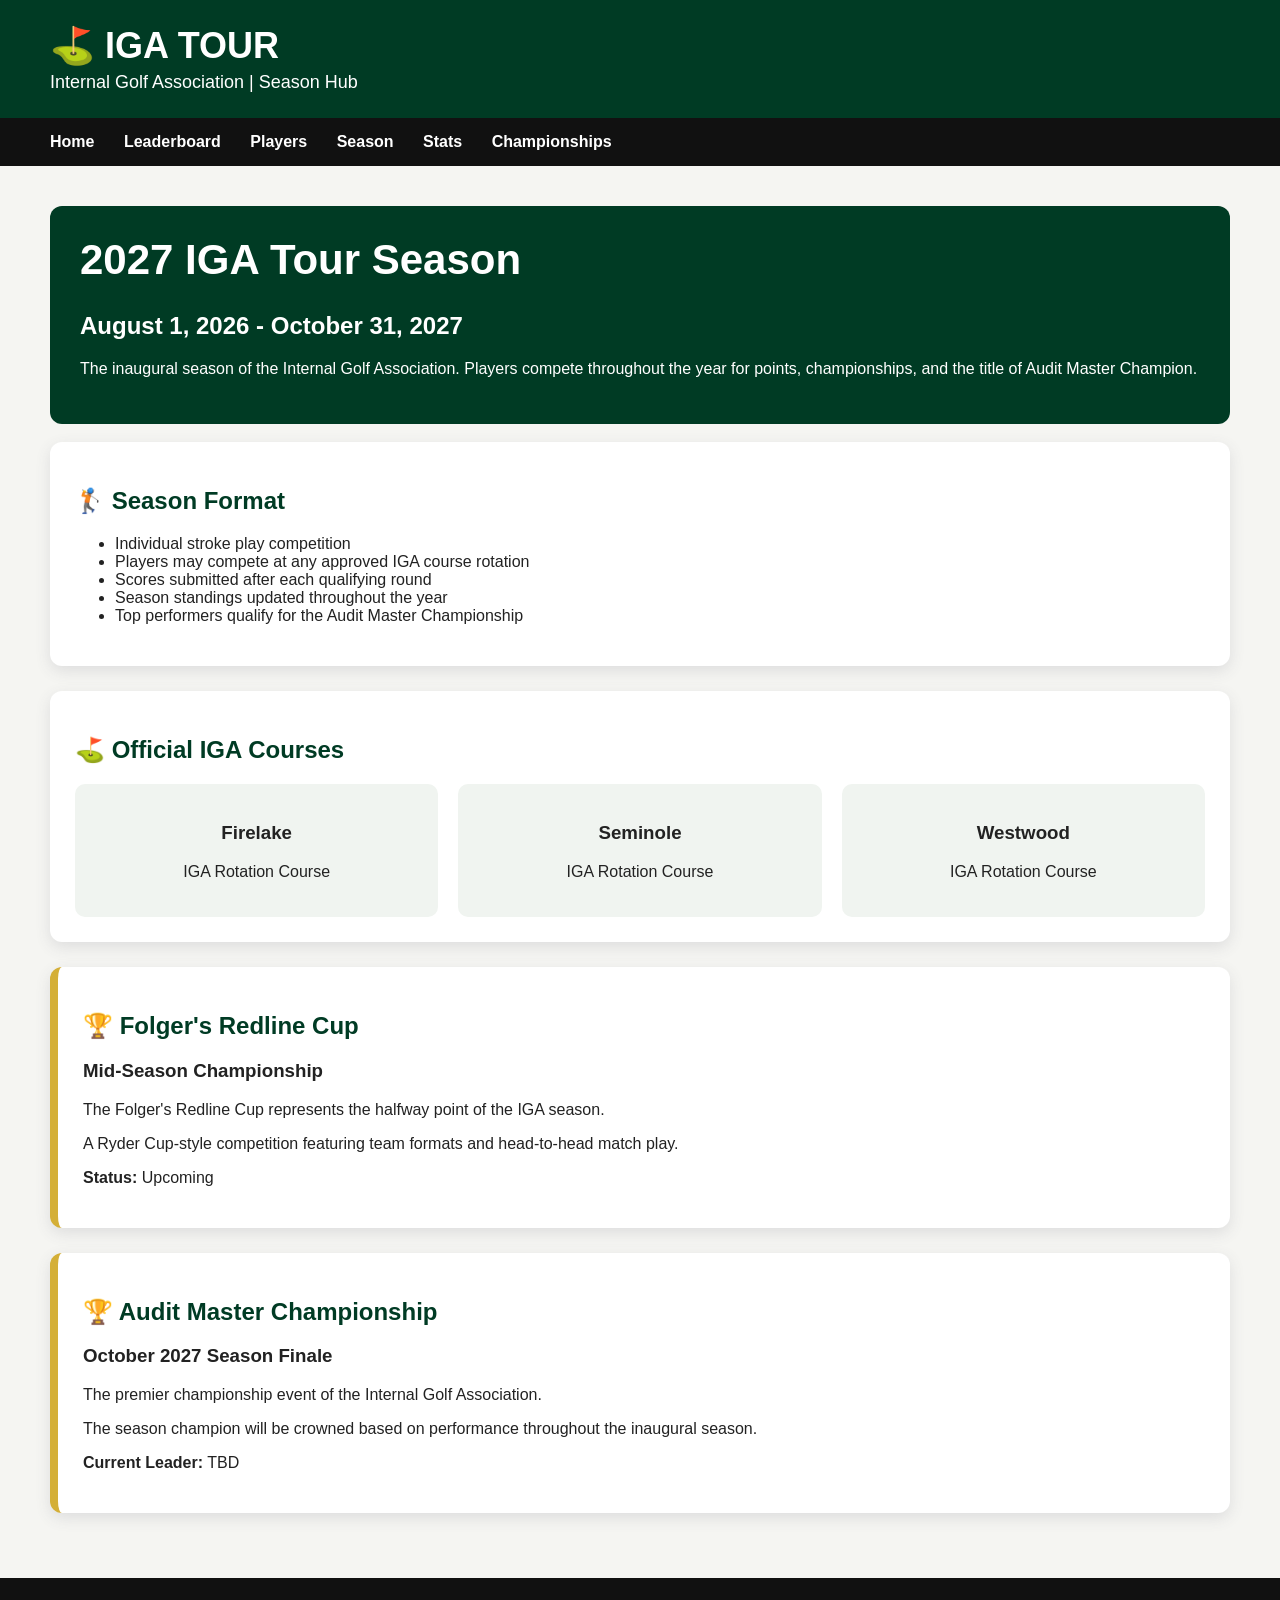
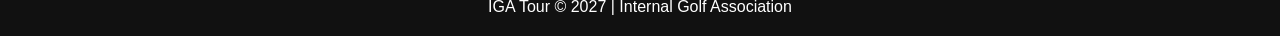
<file: schedule.html>
<!DOCTYPE html>
<html lang="en">

<head>

<meta charset="UTF-8">

<title>IGA Tour | Season</title>


<style>

body {

    margin:0;
    font-family:Arial, Helvetica, sans-serif;
    background:#f5f5f2;
    color:#222;

}


/* HEADER */

header {

    background:#003b24;
    color:white;
    padding:25px 50px;

}


.logo {

    font-size:36px;
    font-weight:bold;

}


.subtitle {

    margin-top:5px;
    font-size:18px;

}



/* NAVIGATION */

nav {

    background:#111;
    padding:15px 50px;

}


nav a {

    color:white;
    text-decoration:none;
    margin-right:25px;
    font-weight:bold;

}



/* PAGE */

.container {

    padding:40px 50px;

}


h1 {

    font-size:42px;

}


h2 {

    color:#003b24;

}



/* CARDS */

.card {

    background:white;
    padding:25px;
    margin-bottom:25px;
    border-radius:12px;
    box-shadow:0 5px 15px #ddd;

}


/* SEASON HERO */

.season-banner {

    background:#003b24;
    color:white;
    padding:30px;
    border-radius:12px;

}


.season-banner h1 {

    margin-top:0;

}



/* COURSE CARDS */

.courses {

    display:grid;
    grid-template-columns:repeat(auto-fit,minmax(200px,1fr));
    gap:20px;

}


.course {

    background:#f0f4f0;
    padding:20px;
    border-radius:10px;
    text-align:center;

}


/* CHAMPIONSHIP */

.championship {

    border-left:8px solid #d4af37;

}



footer {

    background:#111;
    color:white;
    text-align:center;
    padding:20px;

}


</style>


</head>



<body>


<header>

<div class="logo">
⛳ IGA TOUR
</div>

<div class="subtitle">
Internal Golf Association | Season Hub
</div>


</header>




<nav>

<a href="index.html">Home</a>

<a href="leaderboard.html">Leaderboard</a>

<a href="players.html">Players</a>

<a href="schedule.html">Season</a>

<a href="stats.html">Stats</a>

<a href="championships.html">Championships</a>

</nav>




<div class="container">



<div class="season-banner">

<h1>
2027 IGA Tour Season
</h1>

<h2 style="color:white;">
August 1, 2026 - October 31, 2027
</h2>

<p>
The inaugural season of the Internal Golf Association.
Players compete throughout the year for points, championships, and the title of Audit Master Champion.
</p>

</div>



<br>



<div class="card">


<h2>
🏌️ Season Format
</h2>


<ul>

<li>Individual stroke play competition</li>

<li>Players may compete at any approved IGA course rotation</li>

<li>Scores submitted after each qualifying round</li>

<li>Season standings updated throughout the year</li>

<li>Top performers qualify for the Audit Master Championship</li>

</ul>


</div>





<div class="card">


<h2>
⛳ Official IGA Courses
</h2>


<div class="courses">


<div class="course">

<h3>
Firelake
</h3>

<p>
IGA Rotation Course
</p>

</div>


<div class="course">

<h3>
Seminole
</h3>

<p>
IGA Rotation Course
</p>

</div>



<div class="course">

<h3>
Westwood
</h3>

<p>
IGA Rotation Course
</p>

</div>



</div>


</div>





<div class="card championship">


<h2>
🏆 Folger's Redline Cup
</h2>


<h3>
Mid-Season Championship
</h3>


<p>
The Folger's Redline Cup represents the halfway point of the IGA season.
</p>


<p>
A Ryder Cup-style competition featuring team formats and head-to-head match play.
</p>


<p>

<strong>Status:</strong> Upcoming

</p>


</div>






<div class="card championship">


<h2>
🏆 Audit Master Championship
</h2>


<h3>
October 2027 Season Finale
</h3>


<p>
The premier championship event of the Internal Golf Association.
</p>


<p>
The season champion will be crowned based on performance throughout the inaugural season.
</p>


<p>

<strong>Current Leader:</strong> TBD

</p>


</div>





</div>




<footer>

IGA Tour © 2027 | Internal Golf Association

</footer>



</body>

</html>
</file>
